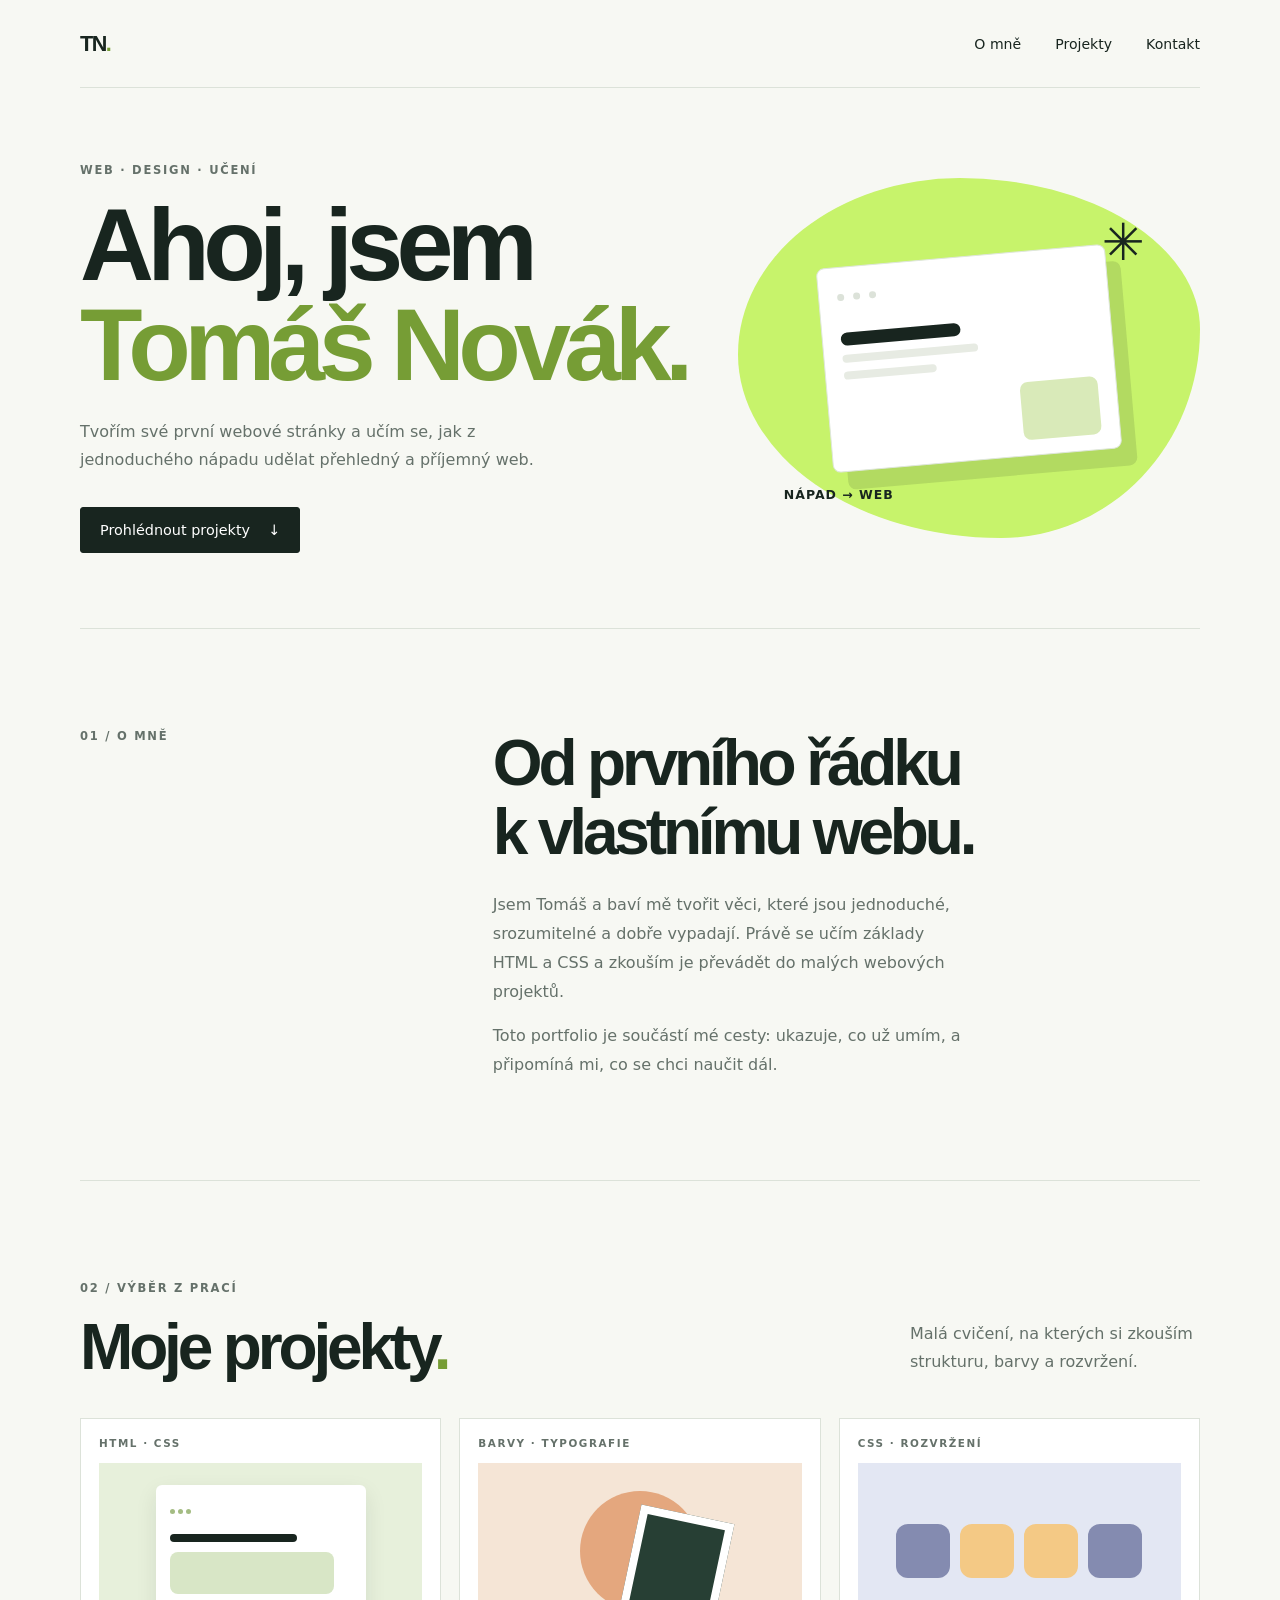
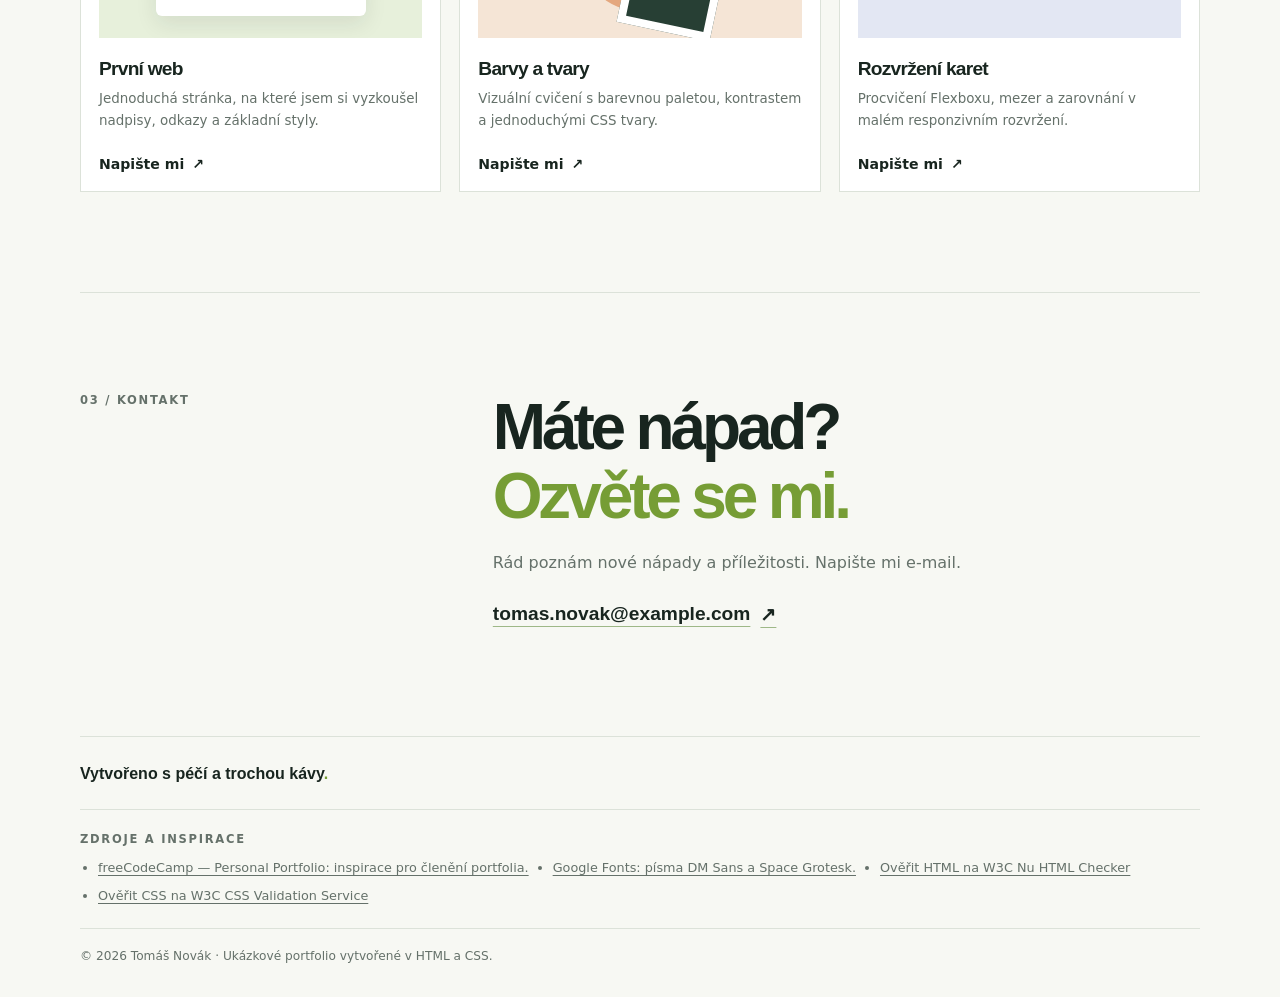
<file: index.html>
<!doctype html>
<html lang="cs">
  <head>
    <meta charset="utf-8">
    <meta name="viewport" content="width=device-width, initial-scale=1">
    <meta name="description" content="Portfolio Tomáše Nováka — první webové projekty a ukázky práce v HTML a CSS.">
    <meta name="theme-color" content="#f7f8f3">
    <title>Tomáš Novák — webové portfolio</title>
    <link rel="stylesheet" href="./style.css">
  </head>
  <body>
    <header class="site-header">
      <a class="brand" href="#uvod" aria-label="Tomáš Novák — úvod">TN<span>.</span></a>
      <nav aria-label="Hlavní navigace">
        <a href="#o-mne">O mně</a>
        <a href="#projekty">Projekty</a>
        <a href="#kontakt">Kontakt</a>
      </nav>
    </header>

    <main>
      <section class="hero" id="uvod">
        <div class="hero-copy">
          <p class="eyebrow">WEB · DESIGN · UČENÍ</p>
          <h1>Ahoj, jsem<br><span>Tomáš Novák.</span></h1>
          <p class="intro">Tvořím své první webové stránky a učím se, jak z jednoduchého nápadu udělat přehledný a příjemný web.</p>
          <a class="button" href="#projekty">Prohlédnout projekty <span aria-hidden="true">↓</span></a>
        </div>
        <div class="hero-art" aria-hidden="true">
          <div class="art-card">
            <span class="art-dot"></span>
            <span class="art-dot"></span>
            <span class="art-dot"></span>
            <div class="art-lines">
              <span></span>
              <span></span>
              <span></span>
            </div>
            <div class="art-block"></div>
          </div>
          <span class="art-spark">✳</span>
          <span class="art-caption">nápad → web</span>
        </div>
      </section>

      <section class="about section" id="o-mne">
        <p class="eyebrow">01 / O MNĚ</p>
        <div>
          <h2>Od prvního řádku<br>k vlastnímu webu.</h2>
          <p class="section-copy">Jsem Tomáš a baví mě tvořit věci, které jsou jednoduché, srozumitelné a dobře vypadají. Právě se učím základy HTML a CSS a zkouším je převádět do malých webových projektů.</p>
          <p class="section-copy">Toto portfolio je součástí mé cesty: ukazuje, co už umím, a připomíná mi, co se chci naučit dál.</p>
        </div>
      </section>

      <section class="projects section" id="projekty">
        <div class="section-heading">
          <div>
            <p class="eyebrow">02 / VÝBĚR Z PRACÍ</p>
            <h2>Moje projekty<span>.</span></h2>
          </div>
          <p class="section-copy">Malá cvičení, na kterých si zkouším strukturu, barvy a rozvržení.</p>
        </div>
        <div class="project-grid">
          <article class="project-card project-one">
            <p class="project-number">HTML · CSS</p>
            <div class="project-visual visual-one" aria-hidden="true">
              <span class="visual-window"><i></i><i></i><i></i><b></b><em></em></span>
            </div>
            <h3>První web</h3>
            <p>Jednoduchá stránka, na které jsem si vyzkoušel nadpisy, odkazy a základní styly.</p>
            <a href="#kontakt">Napište mi <span aria-hidden="true">↗</span></a>
          </article>
          <article class="project-card project-two">
            <p class="project-number">BARVY · TYPOGRAFIE</p>
            <div class="project-visual visual-two" aria-hidden="true">
              <span class="visual-circle"></span>
              <span class="visual-card"></span>
            </div>
            <h3>Barvy a tvary</h3>
            <p>Vizuální cvičení s barevnou paletou, kontrastem a jednoduchými CSS tvary.</p>
            <a href="#kontakt">Napište mi <span aria-hidden="true">↗</span></a>
          </article>
          <article class="project-card project-three">
            <p class="project-number">CSS · ROZVRŽENÍ</p>
            <div class="project-visual visual-three" aria-hidden="true">
              <span class="visual-tile"></span>
              <span class="visual-tile"></span>
              <span class="visual-tile"></span>
              <span class="visual-tile"></span>
            </div>
            <h3>Rozvržení karet</h3>
            <p>Procvičení Flexboxu, mezer a zarovnání v malém responzivním rozvržení.</p>
            <a href="#kontakt">Napište mi <span aria-hidden="true">↗</span></a>
          </article>
        </div>
      </section>

      <section class="contact section" id="kontakt">
        <p class="eyebrow">03 / KONTAKT</p>
        <div class="contact-content">
          <h2>Máte nápad?<br><span>Ozvěte se mi.</span></h2>
          <p>Rád poznám nové nápady a příležitosti. Napište mi e-mail.</p>
          <a class="contact-link" href="mailto:tomas.novak@example.com">tomas.novak@example.com <span aria-hidden="true">↗</span></a>
        </div>
      </section>
    </main>

    <footer class="site-footer">
      <div class="footer-top">
        <p>Vytvořeno s péčí a trochou kávy<span>.</span></p>
      </div>
      <div class="sources">
        <p class="eyebrow">ZDROJE A INSPIRACE</p>
        <ul>
          <li><a href="https://personal-portfolio.freecodecamp.rocks/">freeCodeCamp — Personal Portfolio: inspirace pro členění portfolia.</a></li>
          <li><a href="https://fonts.google.com/">Google Fonts: písma DM Sans a Space Grotesk.</a></li>
          <li><a href="https://validator.w3.org/nu/?doc=https%3A%2F%2Ftomasmelcr.github.io%2Fportfolio%2F" target="_blank" rel="noopener noreferrer">Ověřit HTML na W3C Nu HTML Checker</a></li>
          <li><a href="https://jigsaw.w3.org/css-validator/validator?uri=https%3A%2F%2Ftomasmelcr.github.io%2Fportfolio%2Fstyle.css&amp;profile=css3svg&amp;usermedium=all&amp;warning=1&amp;vextwarning=&amp;lang=cs" target="_blank" rel="noopener noreferrer">Ověřit CSS na W3C CSS Validation Service</a></li>
        </ul>
      </div>
      <p class="copyright">© 2026 Tomáš Novák · Ukázkové portfolio vytvořené v HTML a CSS.</p>
    </footer>
  </body>
</html>
</file>
<file: style.css>
:root {
  color-scheme: light;
  --ink: #18251f;
  --muted: #65716a;
  --paper: #f7f8f3;
  --green: #c7f36b;
  --line: #dce2d9;
  font-family: "DM Sans", system-ui, -apple-system, "Segoe UI", sans-serif;
  scroll-behavior: smooth;
}

* {
  box-sizing: border-box;
}

body {
  margin: 0;
  background: var(--paper);
  color: var(--ink);
}

a {
  color: inherit;
}

.site-header,
.site-footer,
main {
  width: min(1120px, calc(100% - 64px));
  margin-inline: auto;
}

.site-header {
  min-height: 88px;
  display: flex;
  align-items: center;
  justify-content: space-between;
  border-bottom: 1px solid var(--line);
}

.brand {
  font-family: "Space Grotesk", sans-serif;
  font-size: 1.35rem;
  font-weight: 700;
  letter-spacing: -0.07em;
  text-decoration: none;
}

.brand:hover {
  color: #769d35;
}

.brand span,
.section-heading h2 span,
.site-footer .footer-top p span {
  color: #769d35;
}

nav {
  display: flex;
  gap: 34px;
}

nav a,
.project-card a {
  font-size: 0.88rem;
  text-decoration: none;
}

nav a:hover,
.project-card a:hover,
.contact-link:hover {
  text-decoration: underline;
  text-underline-offset: 4px;
}

a:focus-visible {
  outline: 3px solid #769d35;
  outline-offset: 4px;
}

.hero {
  min-height: 540px;
  display: grid;
  grid-template-columns: 1.15fr 0.85fr;
  align-items: center;
  gap: 32px;
  padding-block: 70px;
}

.eyebrow,
.project-number {
  margin: 0 0 18px;
  color: var(--muted);
  font-size: 0.72rem;
  font-weight: 700;
  letter-spacing: 0.15em;
}

h1,
h2,
h3,
p {
  margin-top: 0;
}

h1,
h2 {
  font-family: "Space Grotesk", "Segoe UI", sans-serif;
  letter-spacing: -0.065em;
}

h1 {
  margin-bottom: 22px;
  font-size: clamp(3.6rem, 8vw, 6.7rem);
  line-height: 0.98;
}

h1 span,
.contact h2 span {
  color: #769d35;
}

.intro,
.section-copy {
  max-width: 470px;
  color: var(--muted);
  font-size: 1rem;
  line-height: 1.8;
}

.button {
  display: inline-flex;
  align-items: center;
  gap: 18px;
  margin-top: 16px;
  padding: 14px 19px;
  border: 1px solid var(--ink);
  border-radius: 3px;
  background: var(--ink);
  color: white;
  font-size: 0.9rem;
  text-decoration: none;
  transition: background-color 160ms ease, color 160ms ease;
}

.button:hover {
  background: transparent;
  color: var(--ink);
}

.hero-art {
  position: relative;
  min-height: 360px;
  display: grid;
  place-items: center;
  background: var(--green);
  border-radius: 48% 52% 43% 57% / 49% 42% 58% 51%;
}

.art-card {
  width: min(290px, 72%);
  height: 205px;
  padding: 18px;
  border: 1px solid #dfe6dc;
  border-radius: 8px;
  background: #fff;
  box-shadow: 14px 18px 0 rgb(24 37 31 / 12%);
  transform: rotate(-5deg);
}

.art-dot {
  display: inline-block;
  width: 7px;
  height: 7px;
  margin-right: 4px;
  border-radius: 50%;
  background: #dce2d9;
}

.art-lines {
  display: grid;
  gap: 9px;
  width: 54%;
  margin-top: 28px;
}

.art-lines span,
.art-block {
  display: block;
  height: 8px;
  border-radius: 8px;
  background: #e7ebe3;
}

.art-lines span:first-child {
  width: 88%;
  height: 13px;
  background: var(--ink);
}

.art-lines span:last-child {
  width: 68%;
}

.art-block {
  width: 78px;
  height: 58px;
  margin: 18px 0 0 auto;
  background: #d9eab9;
}

.art-spark {
  position: absolute;
  top: 34px;
  right: 12%;
  font-size: 3.2rem;
}

.art-caption {
  position: absolute;
  bottom: 36px;
  left: 10%;
  font-size: 0.78rem;
  font-weight: 700;
  letter-spacing: 0.08em;
  text-transform: uppercase;
}

.section {
  padding-block: 100px;
  border-top: 1px solid var(--line);
}

.about {
  display: grid;
  grid-template-columns: 0.7fr 1.3fr;
  gap: 32px;
}

h2 {
  margin-bottom: 24px;
  font-size: clamp(2.5rem, 5vw, 4rem);
  line-height: 1.08;
}

.about .section-copy + .section-copy {
  margin-bottom: 0;
}

.section-heading {
  display: flex;
  align-items: end;
  justify-content: space-between;
  gap: 32px;
  margin-bottom: 36px;
}

.section-heading h2 {
  margin-bottom: 0;
}

.section-heading .section-copy {
  max-width: 290px;
  margin-bottom: 5px;
}

.project-grid {
  display: grid;
  grid-template-columns: repeat(3, 1fr);
  gap: 18px;
}

.project-card {
  padding: 18px;
  border: 1px solid var(--line);
  background: #fff;
  transition: border-color 160ms ease, transform 160ms ease;
}

.project-card:hover {
  border-color: #9eb887;
  transform: translateY(-4px);
}

.project-number {
  margin-bottom: 14px;
  font-size: 0.65rem;
}

.project-visual {
  height: 175px;
  display: flex;
  align-items: center;
  justify-content: center;
  overflow: hidden;
  margin-bottom: 20px;
}

.visual-one {
  background: #e7f0db;
}

.visual-window {
  position: relative;
  width: 65%;
  height: 75%;
  padding: 14px;
  border-radius: 6px;
  background: white;
  box-shadow: 0 8px 22px rgb(24 37 31 / 9%);
}

.visual-window i {
  display: inline-block;
  width: 5px;
  height: 5px;
  margin-right: 3px;
  border-radius: 50%;
  background: #a4bc83;
}

.visual-window b,
.visual-window em {
  display: block;
  width: 70%;
  height: 8px;
  margin-top: 16px;
  border-radius: 8px;
  background: var(--ink);
}

.visual-window em {
  width: 90%;
  height: 42px;
  margin-top: 10px;
  background: #d8e6c6;
}

.visual-two {
  position: relative;
  background: #f5e5d6;
}

.visual-circle {
  width: 120px;
  height: 120px;
  border-radius: 50%;
  background: #e4a77e;
}

.visual-card {
  position: absolute;
  width: 95px;
  height: 120px;
  margin: 45px 0 0 72px;
  border: 8px solid white;
  background: #273f34;
  transform: rotate(12deg);
}

.visual-three {
  flex-wrap: wrap;
  gap: 10px;
  padding: 30px;
  background: #e3e7f3;
}

.visual-tile {
  width: 54px;
  height: 54px;
  border-radius: 12px;
  background: #848bb0;
}

.visual-tile:nth-child(2),
.visual-tile:nth-child(3) {
  background: #f4c985;
}

.project-card h3 {
  margin-bottom: 8px;
  font-family: "Space Grotesk", "Segoe UI", sans-serif;
  font-size: 1.2rem;
  letter-spacing: -0.04em;
}

.project-card > p:not(.project-number) {
  min-height: 48px;
  margin-bottom: 18px;
  color: var(--muted);
  font-size: 0.84rem;
  line-height: 1.6;
}

.project-card a {
  display: inline-flex;
  gap: 8px;
  font-weight: 700;
}

.contact {
  display: grid;
  grid-template-columns: 0.7fr 1.3fr;
  gap: 32px;
  padding-bottom: 110px;
}

.contact h2 {
  margin-bottom: 18px;
}

.contact-content > p {
  color: var(--muted);
  line-height: 1.7;
}

.contact-link {
  display: inline-flex;
  gap: 10px;
  margin-top: 10px;
  font-family: "Space Grotesk", "Segoe UI", sans-serif;
  font-size: 1.2rem;
  font-weight: 600;
  text-decoration-color: #9eb887;
  text-underline-offset: 6px;
}

.site-footer {
  padding-block: 28px 34px;
  border-top: 1px solid var(--line);
}

.footer-top {
  display: flex;
  align-items: center;
  justify-content: space-between;
  gap: 24px;
  padding-bottom: 26px;
}

.footer-top > p {
  margin: 0;
  font-family: "Space Grotesk", "Segoe UI", sans-serif;
  font-weight: 600;
}

.sources {
  padding: 22px 0;
  border-top: 1px solid var(--line);
  border-bottom: 1px solid var(--line);
}

.sources .eyebrow {
  margin-bottom: 12px;
}

.sources ul {
  display: flex;
  flex-wrap: wrap;
  gap: 8px 24px;
  margin: 0;
  padding-left: 18px;
  color: var(--muted);
  font-size: 0.8rem;
  line-height: 1.6;
}

.sources a {
  text-underline-offset: 3px;
}

.copyright {
  margin: 20px 0 0;
  color: var(--muted);
  font-size: 0.76rem;
}

@media (max-width: 900px) {
  .project-grid {
    grid-template-columns: repeat(2, minmax(0, 1fr));
  }

  .project-three {
    grid-column: 1 / -1;
  }
}

@media (max-width: 760px) {
  .site-header,
  .site-footer,
  main {
    width: min(100% - 36px, 560px);
  }

  .site-header {
    min-height: 72px;
  }

  nav {
    gap: 16px;
  }

  nav a {
    font-size: 0.78rem;
  }

  .hero {
    min-height: auto;
    grid-template-columns: 1fr;
    padding-block: 64px;
  }

  .hero-art {
    min-height: 300px;
    margin-top: 18px;
  }

  .section {
    padding-block: 70px;
  }

  .about,
  .contact {
    grid-template-columns: 1fr;
    gap: 16px;
  }

  .section-heading {
    align-items: start;
    flex-direction: column;
    gap: 12px;
  }

  .project-grid {
    grid-template-columns: 1fr;
  }

  .project-three {
    grid-column: auto;
  }

  .project-visual {
    height: 210px;
  }
}

@media (max-width: 420px) {
  .site-header,
  .site-footer,
  main {
    width: calc(100% - 32px);
  }

  nav {
    gap: 11px;
  }

  nav a {
    font-size: 0.72rem;
  }

  .footer-top {
    align-items: flex-start;
    flex-direction: column;
  }

  .sources ul {
    flex-direction: column;
  }

  .contact-link,
  .sources a {
    overflow-wrap: anywhere;
  }
}

@media (prefers-reduced-motion: reduce) {
  *,
  *::before,
  *::after {
    scroll-behavior: auto !important;
    transition-duration: 0.01ms !important;
  }
}
</file>
